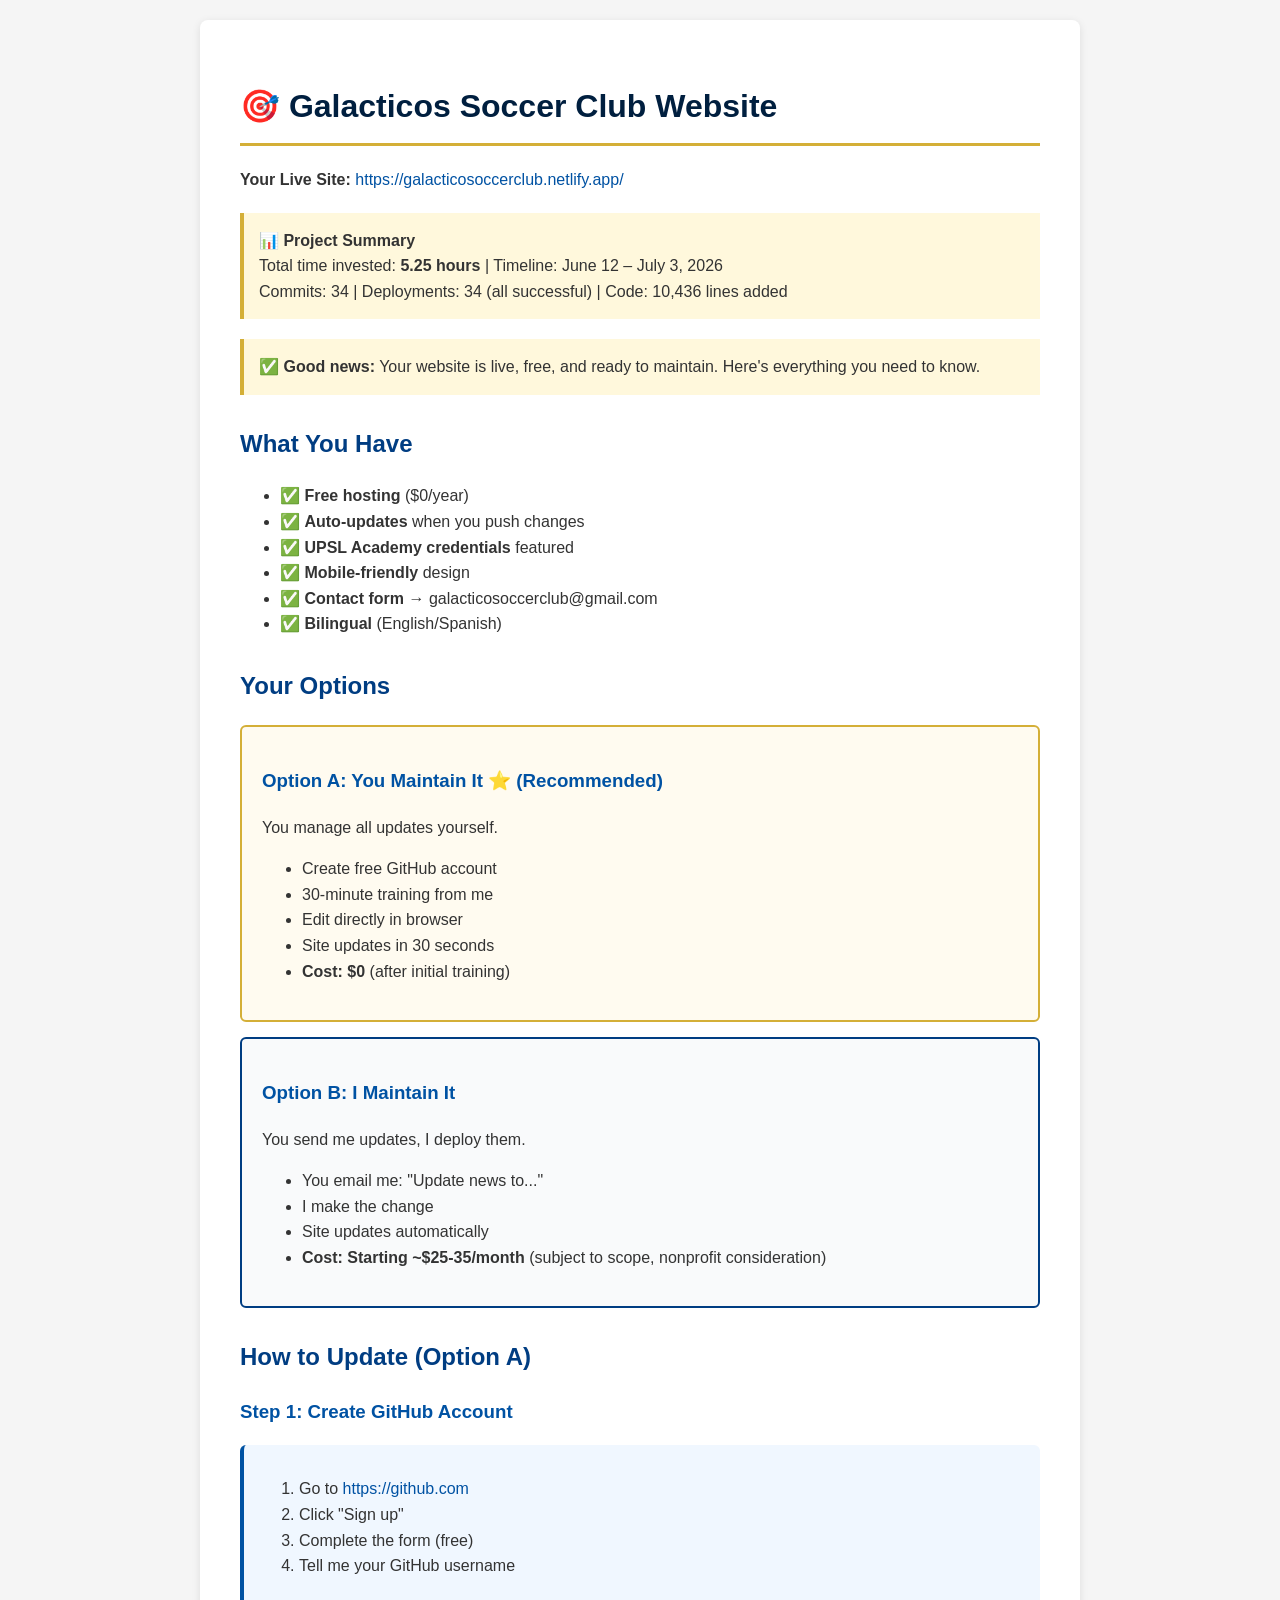
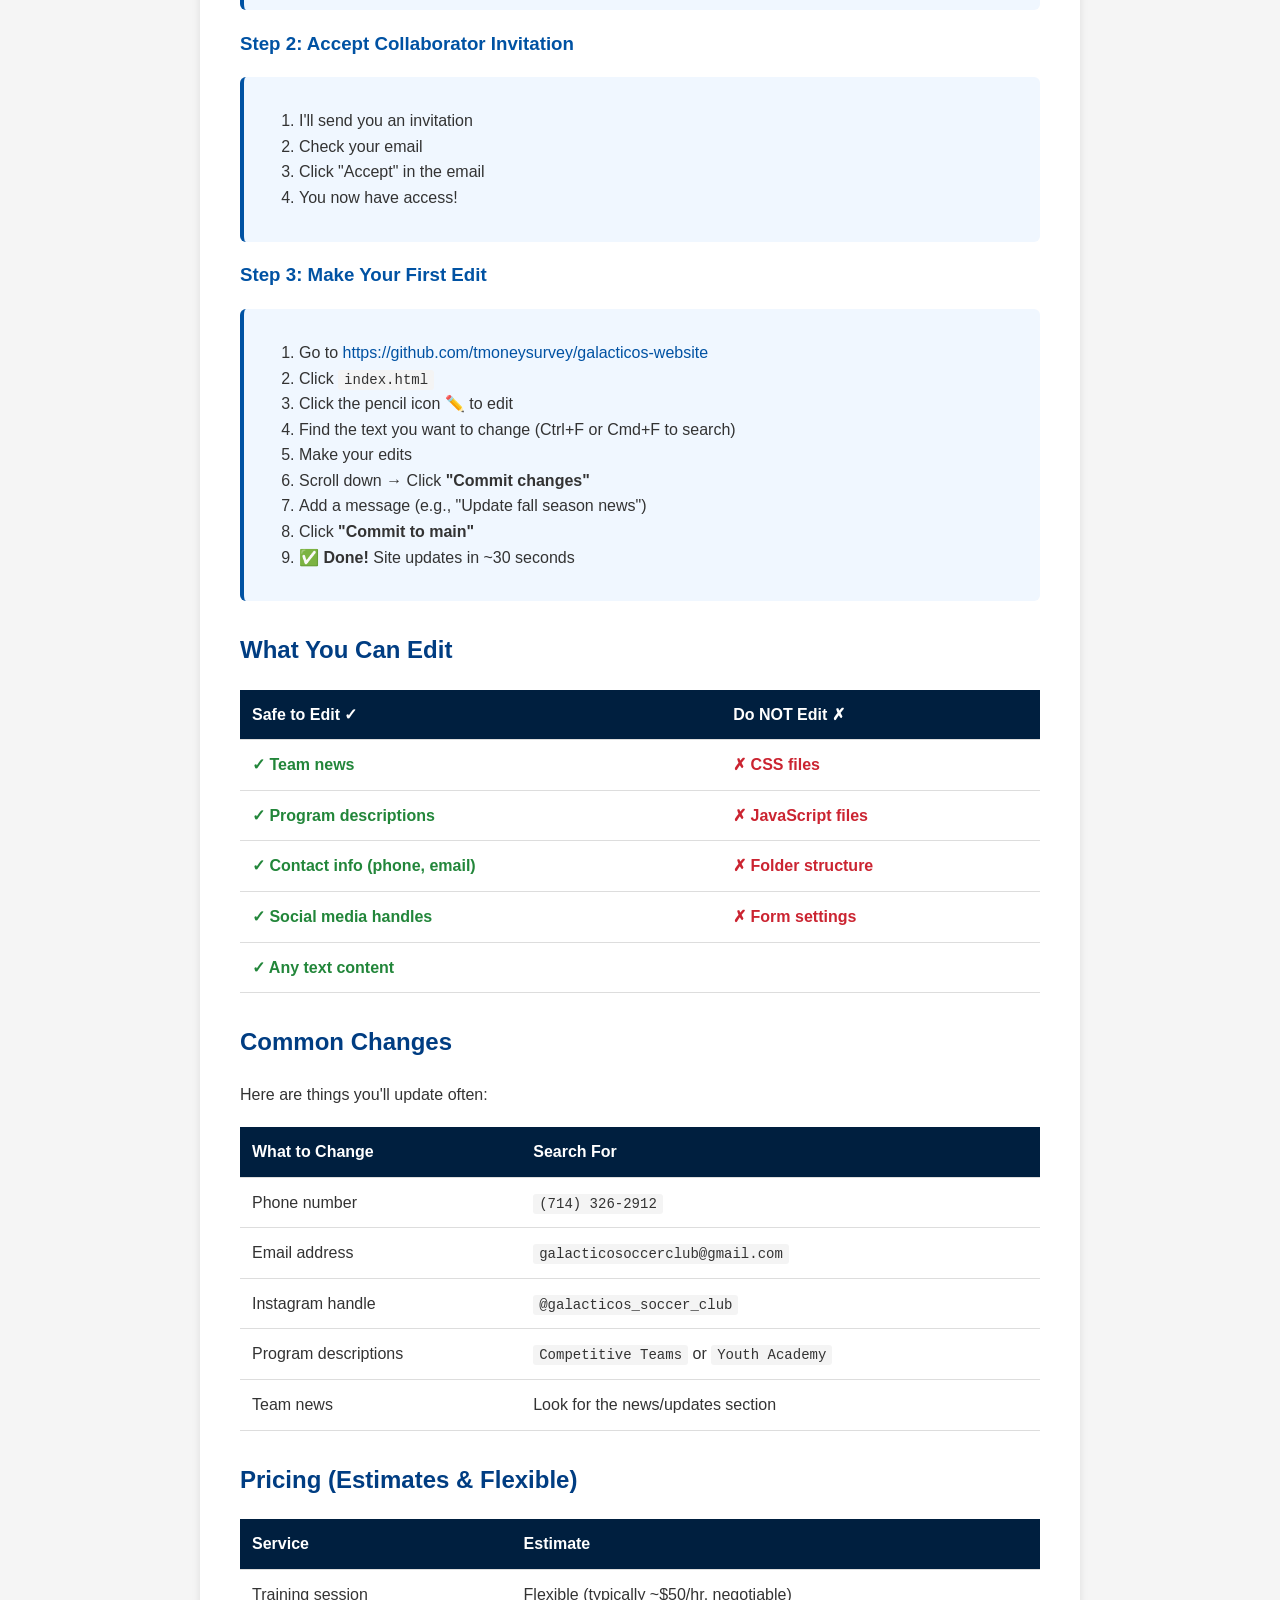
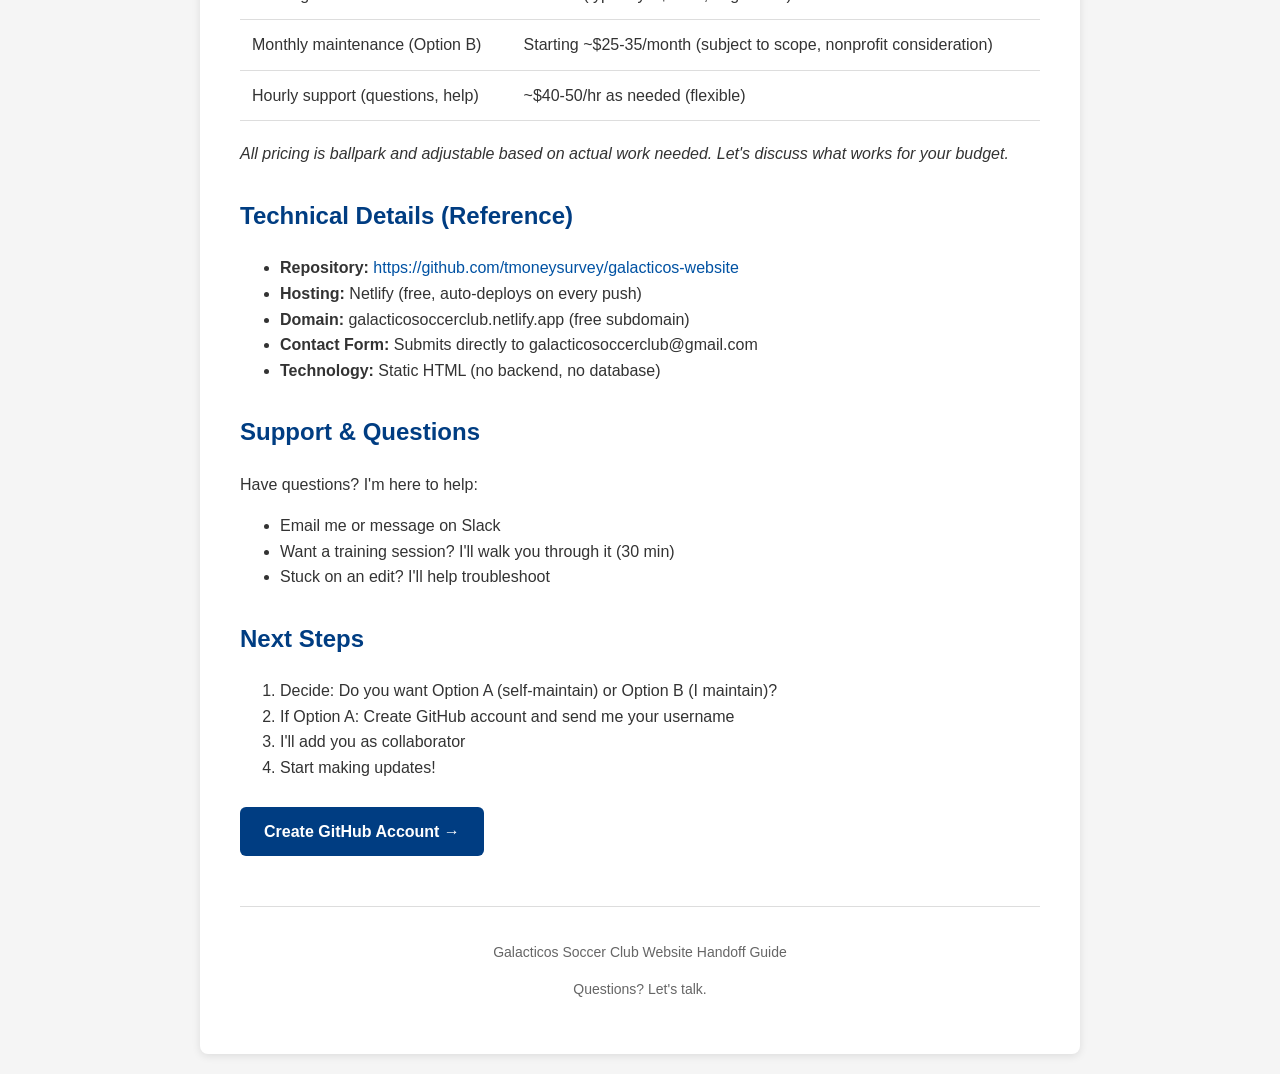
<file: COACH_HANDOFF.html>
<!DOCTYPE html>
<html lang="en">
<head>
  <meta charset="UTF-8">
  <meta name="viewport" content="width=device-width, initial-scale=1.0">
  <title>Galacticos Website — Coach Handoff Guide</title>
  <style>
    body {
      font-family: -apple-system, BlinkMacSystemFont, 'Segoe UI', Roboto, sans-serif;
      line-height: 1.6;
      color: #333;
      background: #f5f5f5;
      margin: 0;
      padding: 20px;
    }
    .container {
      max-width: 800px;
      margin: 0 auto;
      background: white;
      padding: 40px;
      border-radius: 8px;
      box-shadow: 0 2px 8px rgba(0,0,0,0.1);
    }
    h1 {
      color: #001f3f;
      border-bottom: 3px solid #d4af37;
      padding-bottom: 10px;
    }
    h2 {
      color: #003d82;
      margin-top: 30px;
    }
    h3 {
      color: #0052a3;
    }
    .highlight {
      background: #fff8dc;
      padding: 15px;
      border-left: 4px solid #d4af37;
      margin: 20px 0;
    }
    .option-box {
      background: #f9fafb;
      border: 2px solid #003d82;
      padding: 20px;
      border-radius: 6px;
      margin: 15px 0;
    }
    .option-box.recommended {
      border-color: #d4af37;
      background: #fffbf0;
    }
    table {
      width: 100%;
      border-collapse: collapse;
      margin: 20px 0;
    }
    th, td {
      padding: 12px;
      text-align: left;
      border-bottom: 1px solid #ddd;
    }
    th {
      background: #001f3f;
      color: white;
    }
    .safe { color: #22863a; font-weight: bold; }
    .unsafe { color: #cb2431; font-weight: bold; }
    .step {
      background: #f0f7ff;
      padding: 15px;
      border-radius: 6px;
      margin: 15px 0;
      border-left: 4px solid #0052a3;
    }
    .cta-button {
      display: inline-block;
      background: #003d82;
      color: white;
      padding: 12px 24px;
      border-radius: 6px;
      text-decoration: none;
      margin: 10px 0;
      font-weight: bold;
    }
    .cta-button:hover {
      background: #001f3f;
    }
    code {
      background: #f4f4f4;
      padding: 2px 6px;
      border-radius: 3px;
      font-family: monospace;
      font-size: 14px;
    }
    a {
      color: #0052a3;
      text-decoration: none;
    }
    a:hover {
      text-decoration: underline;
    }
    .footer {
      margin-top: 40px;
      padding-top: 20px;
      border-top: 1px solid #ddd;
      text-align: center;
      color: #666;
      font-size: 14px;
    }
  </style>
</head>
<body>
  <div class="container">
    <h1>🎯 Galacticos Soccer Club Website</h1>
    <p><strong>Your Live Site:</strong> <a href="https://galacticosoccerclub.netlify.app/">https://galacticosoccerclub.netlify.app/</a></p>

    <div class="highlight">
      <strong>📊 Project Summary</strong><br>
      Total time invested: <strong>5.25 hours</strong> | Timeline: June 12 – July 3, 2026<br>
      Commits: 34 | Deployments: 34 (all successful) | Code: 10,436 lines added
    </div>

    <div class="highlight">
      <strong>✅ Good news:</strong> Your website is live, free, and ready to maintain. Here's everything you need to know.
    </div>

    <h2>What You Have</h2>
    <ul>
      <li>✅ <strong>Free hosting</strong> ($0/year)</li>
      <li>✅ <strong>Auto-updates</strong> when you push changes</li>
      <li>✅ <strong>UPSL Academy credentials</strong> featured</li>
      <li>✅ <strong>Mobile-friendly</strong> design</li>
      <li>✅ <strong>Contact form</strong> → galacticosoccerclub@gmail.com</li>
      <li>✅ <strong>Bilingual</strong> (English/Spanish)</li>
    </ul>

    <h2>Your Options</h2>

    <div class="option-box recommended">
      <h3>Option A: You Maintain It ⭐ (Recommended)</h3>
      <p>You manage all updates yourself.</p>
      <ul>
        <li>Create free GitHub account</li>
        <li>30-minute training from me</li>
        <li>Edit directly in browser</li>
        <li>Site updates in 30 seconds</li>
        <li><strong>Cost: $0</strong> (after initial training)</li>
      </ul>
    </div>

    <div class="option-box">
      <h3>Option B: I Maintain It</h3>
      <p>You send me updates, I deploy them.</p>
      <ul>
        <li>You email me: "Update news to..."</li>
        <li>I make the change</li>
        <li>Site updates automatically</li>
        <li><strong>Cost: Starting ~$25-35/month</strong> (subject to scope, nonprofit consideration)</li>
      </ul>
    </div>

    <h2>How to Update (Option A)</h2>

    <h3>Step 1: Create GitHub Account</h3>
    <div class="step">
      <ol>
        <li>Go to <a href="https://github.com">https://github.com</a></li>
        <li>Click "Sign up"</li>
        <li>Complete the form (free)</li>
        <li>Tell me your GitHub username</li>
      </ol>
    </div>

    <h3>Step 2: Accept Collaborator Invitation</h3>
    <div class="step">
      <ol>
        <li>I'll send you an invitation</li>
        <li>Check your email</li>
        <li>Click "Accept" in the email</li>
        <li>You now have access!</li>
      </ol>
    </div>

    <h3>Step 3: Make Your First Edit</h3>
    <div class="step">
      <ol>
        <li>Go to <a href="https://github.com/tmoneysurvey/galacticos-website">https://github.com/tmoneysurvey/galacticos-website</a></li>
        <li>Click <code>index.html</code></li>
        <li>Click the pencil icon <strong>✏️</strong> to edit</li>
        <li>Find the text you want to change (Ctrl+F or Cmd+F to search)</li>
        <li>Make your edits</li>
        <li>Scroll down → Click <strong>"Commit changes"</strong></li>
        <li>Add a message (e.g., "Update fall season news")</li>
        <li>Click <strong>"Commit to main"</strong></li>
        <li><strong>✅ Done!</strong> Site updates in ~30 seconds</li>
      </ol>
    </div>

    <h2>What You Can Edit</h2>
    <table>
      <tr>
        <th>Safe to Edit ✓</th>
        <th>Do NOT Edit ✗</th>
      </tr>
      <tr>
        <td><span class="safe">✓ Team news</span></td>
        <td><span class="unsafe">✗ CSS files</span></td>
      </tr>
      <tr>
        <td><span class="safe">✓ Program descriptions</span></td>
        <td><span class="unsafe">✗ JavaScript files</span></td>
      </tr>
      <tr>
        <td><span class="safe">✓ Contact info (phone, email)</span></td>
        <td><span class="unsafe">✗ Folder structure</span></td>
      </tr>
      <tr>
        <td><span class="safe">✓ Social media handles</span></td>
        <td><span class="unsafe">✗ Form settings</span></td>
      </tr>
      <tr>
        <td><span class="safe">✓ Any text content</span></td>
        <td></td>
      </tr>
    </table>

    <h2>Common Changes</h2>
    <p>Here are things you'll update often:</p>
    <table>
      <tr>
        <th>What to Change</th>
        <th>Search For</th>
      </tr>
      <tr>
        <td>Phone number</td>
        <td><code>(714) 326-2912</code></td>
      </tr>
      <tr>
        <td>Email address</td>
        <td><code>galacticosoccerclub@gmail.com</code></td>
      </tr>
      <tr>
        <td>Instagram handle</td>
        <td><code>@galacticos_soccer_club</code></td>
      </tr>
      <tr>
        <td>Program descriptions</td>
        <td><code>Competitive Teams</code> or <code>Youth Academy</code></td>
      </tr>
      <tr>
        <td>Team news</td>
        <td>Look for the news/updates section</td>
      </tr>
    </table>

    <h2>Pricing (Estimates & Flexible)</h2>
    <table>
      <tr>
        <th>Service</th>
        <th>Estimate</th>
      </tr>
      <tr>
        <td>Training session</td>
        <td>Flexible (typically ~$50/hr, negotiable)</td>
      </tr>
      <tr>
        <td>Monthly maintenance (Option B)</td>
        <td>Starting ~$25-35/month (subject to scope, nonprofit consideration)</td>
      </tr>
      <tr>
        <td>Hourly support (questions, help)</td>
        <td>~$40-50/hr as needed (flexible)</td>
      </tr>
    </table>
    <p><em>All pricing is ballpark and adjustable based on actual work needed. Let's discuss what works for your budget.</em></p>

    <h2>Technical Details (Reference)</h2>
    <ul>
      <li><strong>Repository:</strong> <a href="https://github.com/tmoneysurvey/galacticos-website">https://github.com/tmoneysurvey/galacticos-website</a></li>
      <li><strong>Hosting:</strong> Netlify (free, auto-deploys on every push)</li>
      <li><strong>Domain:</strong> galacticosoccerclub.netlify.app (free subdomain)</li>
      <li><strong>Contact Form:</strong> Submits directly to galacticosoccerclub@gmail.com</li>
      <li><strong>Technology:</strong> Static HTML (no backend, no database)</li>
    </ul>

    <h2>Support & Questions</h2>
    <p>Have questions? I'm here to help:</p>
    <ul>
      <li>Email me or message on Slack</li>
      <li>Want a training session? I'll walk you through it (30 min)</li>
      <li>Stuck on an edit? I'll help troubleshoot</li>
    </ul>

    <h2>Next Steps</h2>
    <ol>
      <li>Decide: Do you want Option A (self-maintain) or Option B (I maintain)?</li>
      <li>If Option A: Create GitHub account and send me your username</li>
      <li>I'll add you as collaborator</li>
      <li>Start making updates!</li>
    </ol>

    <a href="https://github.com" class="cta-button">Create GitHub Account →</a>

    <div class="footer">
      <p>Galacticos Soccer Club Website Handoff Guide</p>
      <p>Questions? Let's talk.</p>
    </div>
  </div>
</body>
</html>
</file>
